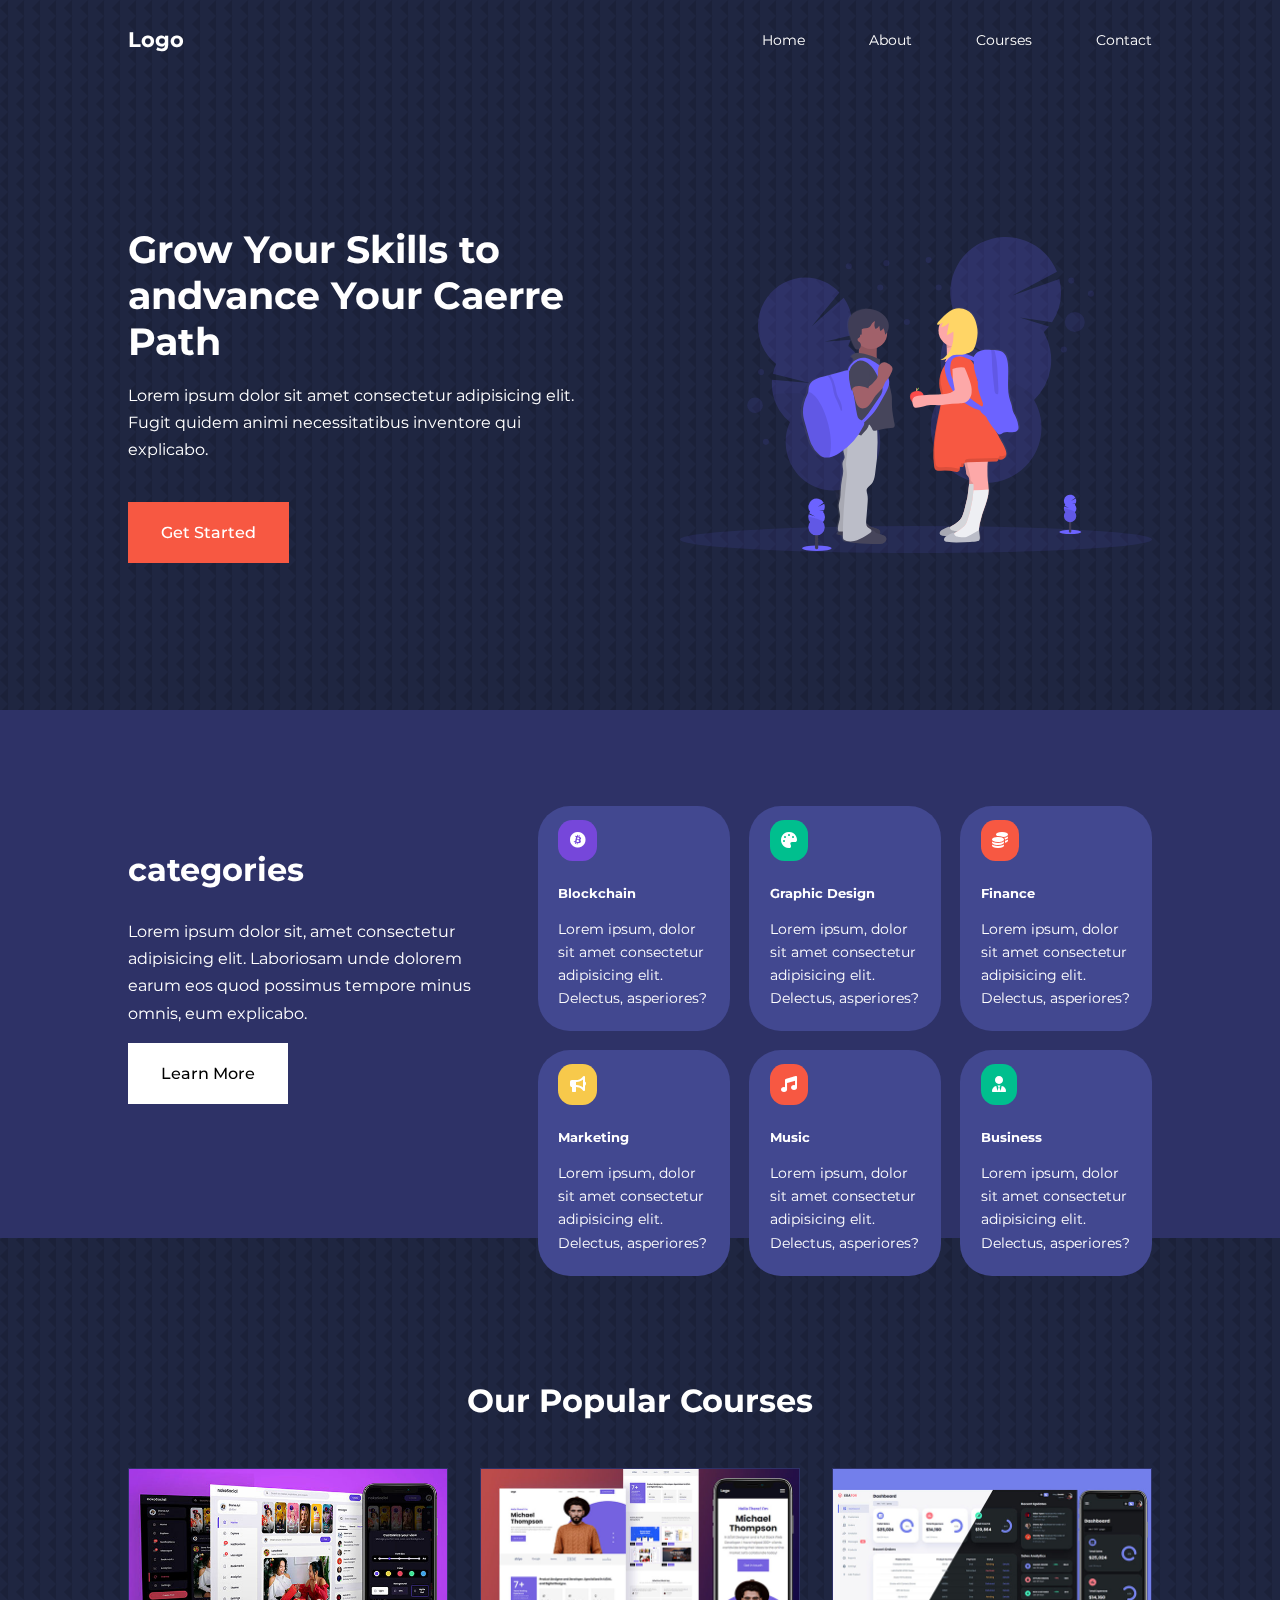
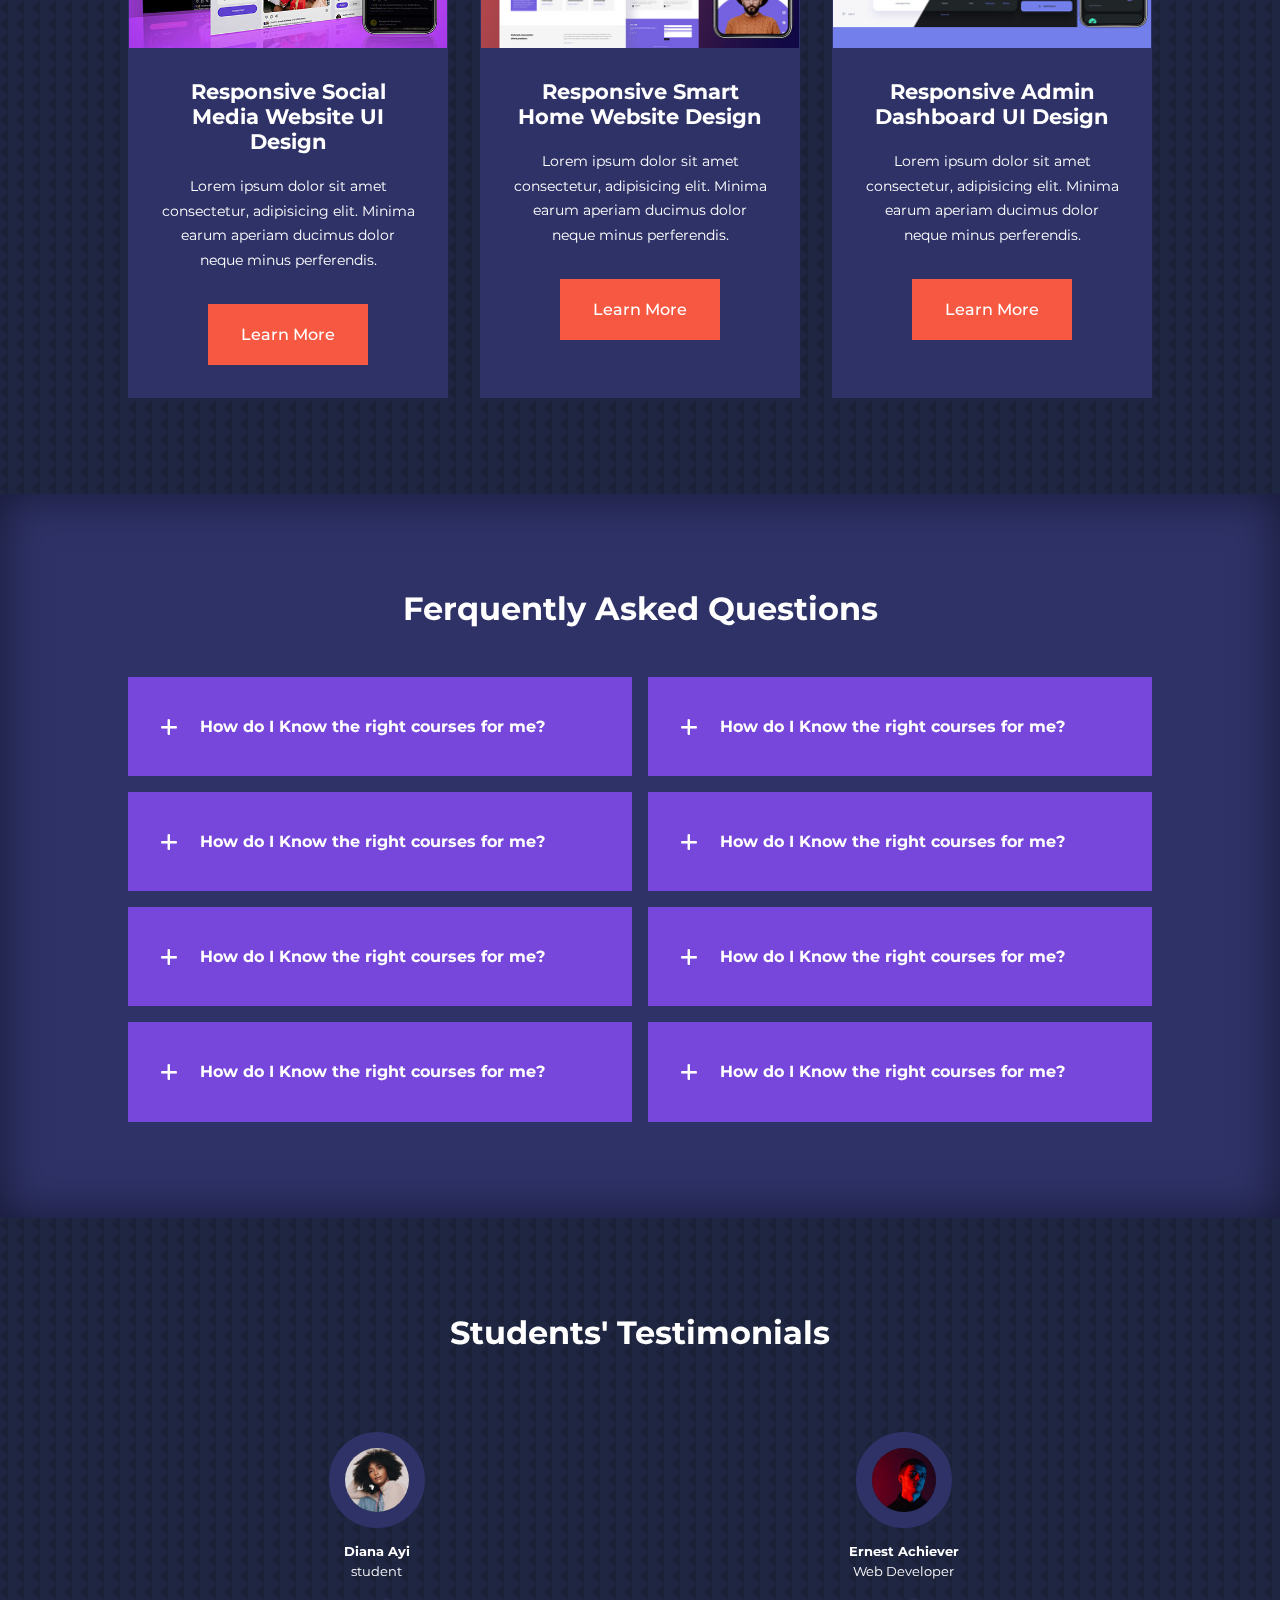
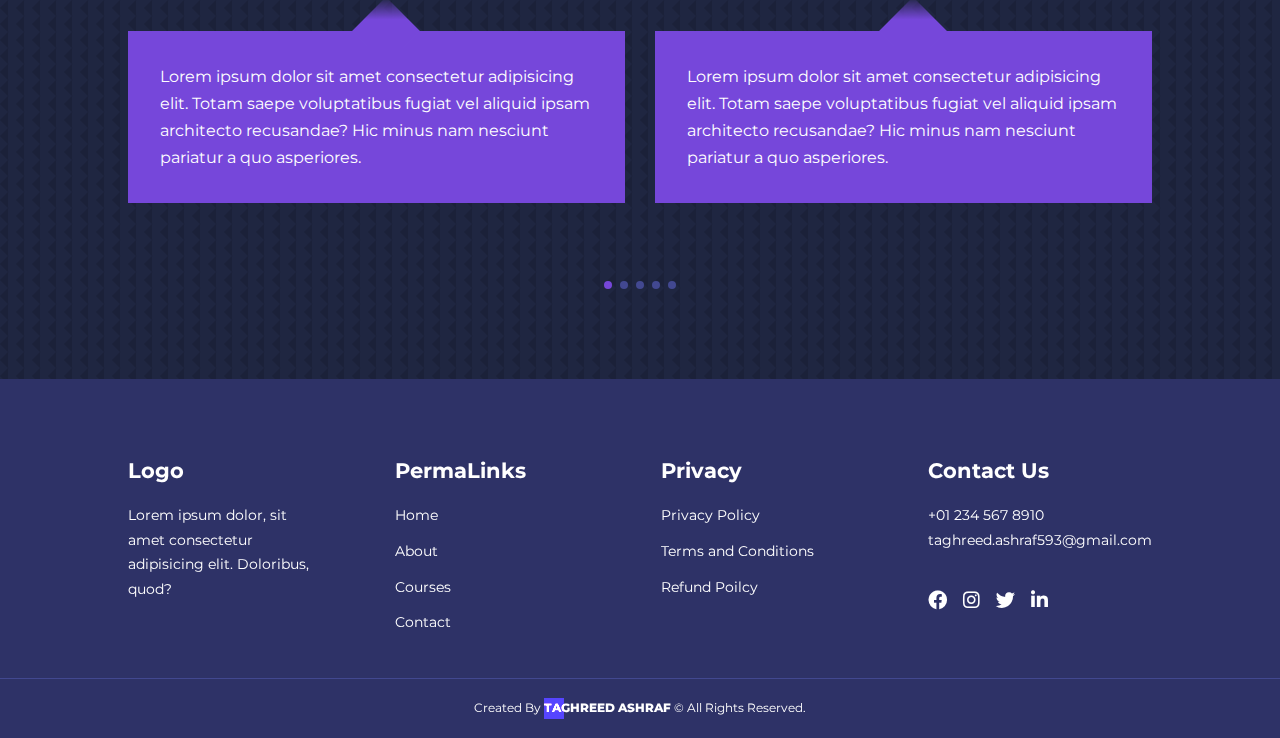
<file: index.html>
<html>
<head>

  <meta name="keywords" content=""> 
  <meta name="description" content="">  
  <meta name="author" content="Taghreed Ashraf"> 
  <meta name="viewport" content="width=device-width, initial-scale=1.0"> 
  <meta http-equiv="Content-Type" content="text/html;charset=UTF-8">

  <title>Eduction Website</title>

  <!-- Font Awesome -->
  <link rel="stylesheet" href="css/all.min.css">
  <!-- Google Fonts -->
  <link href="https://fonts.googleapis.com/css2?family=Montserrat:wght@300;400;500;600;700;800;900&display=swap" rel="stylesheet">
  <!-- Swiper js -->
  <link rel="stylesheet" href="https://cdn.jsdelivr.net/npm/swiper@8/swiper-bundle.min.css"/>
  <link rel="stylesheet" href="css/style.css">
</head>
<body>

  <!-- ========= Start navbar =============== -->
  <nav>
    <div class="container nav_container">
      <a href="index.html"><h4>Logo</h4> </a>
      <ul class="nav_menu">
        <li><a href="index.html">Home</a></li>
        <li><a href="about.html">About</a></li>
        <li><a href="courses.html">Courses</a></li>
        <li><a href="contact.html">Contact</a></li>
      </ul>
      <button id="open-menu-tap"><i class="fa-solid fa-bars"></i></button>
      <button id="close-menu-tap"><i class="fa-solid fa-xmark"></i></button>
    </div>
  </nav>
    <!-- ========= End navbar =============== -->

    <!-- ========= start Header =============== -->
    <header>
      <div class="container header_container">
        <div class="header_left">
          <h1>Grow Your Skills to andvance Your Caerre Path</h1>
          <p>
            Lorem ipsum dolor sit amet consectetur adipisicing elit. Fugit quidem animi necessitatibus inventore qui explicabo.
          </p>
          <a href="courses.html" class="btn btn-primary">Get Started</a>
        </div>
        <div class="header_right">
          <div class="header_right_img">
            <img src="image/header.svg" alt="header">
          </div>
        </div>

      </div>
    </header>
    <!-- ========= End Header =============== -->

    <!-- ============= Start Categories ============= -->
    <section class="categories">
      <div class="container categories_container">
        <div class="categories_left">
          <h2>categories</h2>
          <p>
            Lorem ipsum dolor sit, amet consectetur adipisicing elit. Laboriosam unde dolorem earum eos quod possimus tempore minus omnis, eum explicabo.
          </p>
          <a href="" class="btn">Learn More</a>
        </div>
        <div class="categories_right">
          <article class="category">
            <span class="category_icon"><i class="fa-brands fa-bitcoin"></i></span>
            <h5>Blockchain</h5>
            <p>Lorem ipsum, dolor sit amet consectetur adipisicing elit. Delectus, asperiores?</p>
          </article>
          
          <article class="category">
            <span class="category_icon"><i class="fa-solid fa-palette"></i></span>
            <h5>Graphic Design</h5>
            <p>Lorem ipsum, dolor sit amet consectetur adipisicing elit. Delectus, asperiores?</p>
          </article>
          
          <article class="category">
            <span class="category_icon"><i class="fa-solid fa-coins"></i></span>
            <h5>Finance</h5>
            <p>Lorem ipsum, dolor sit amet consectetur adipisicing elit. Delectus, asperiores?</p>
          </article>

          <article class="category">
            <span class="category_icon"><i class="fa-solid fa-bullhorn"></i></i></span>
            <h5>Marketing</h5>
            <p>Lorem ipsum, dolor sit amet consectetur adipisicing elit. Delectus, asperiores?</p>
          </article>

          <article class="category">
            <span class="category_icon"><i class="fa-solid fa-music"></i></span>
            <h5>Music</h5>
            <p>Lorem ipsum, dolor sit amet consectetur adipisicing elit. Delectus, asperiores?</p>
          </article>

          <article class="category">
            <span class="category_icon"><i class="fa-solid fa-user-tie"></i></span>
            <h5>Business</h5>
            <p>Lorem ipsum, dolor sit amet consectetur adipisicing elit. Delectus, asperiores?</p>
          </article>
        </div>
      </div>
    </section>
    <!-- ============= Start Categories ============= -->

    <!-- ============== Start Courses ================ -->
    <section class="courses">
      <h2>Our Popular Courses</h2>
      <div class="container courses_container">
        <article class="course">
          <div class="course-img">
            <img src="image/course1.jpg" alt="">
          </div>
          <div class="course_info">
            <h4>Responsive Social Media Website UI Design</h4>
          <p>Lorem ipsum dolor sit amet consectetur, adipisicing elit. Minima earum aperiam ducimus dolor neque minus perferendis.</p>
          <a href="courses.html" class="btn btn-primary">Learn More</a>
          </div>
        </article>

        <article class="course">
          <div class="course-img">
            <img src="image/course2.jpg" alt="">
          </div>
          <div class="course_info">
            <h4>Responsive Smart Home Website Design</h4>
            <p>Lorem ipsum dolor sit amet consectetur, adipisicing elit. Minima earum aperiam ducimus dolor neque minus perferendis.</p>
            <a href="courses.html" class="btn btn-primary">Learn More</a>
          </div>
        </article>

        <article class="course">
          <div class="course-img">
            <img src="image/course3.jpg" alt="">
          </div>
          <div class="course_info">
            <h4>Responsive Admin Dashboard UI Design</h4>
            <p>Lorem ipsum dolor sit amet consectetur, adipisicing elit. Minima earum aperiam ducimus dolor neque minus perferendis.</p>
            <a href="courses.html" class="btn btn-primary">Learn More</a>
          </div>
        </article>
      </div>
    </section>
    <!-- ============== End Courses ================ -->

    <!-- ============== Start FAQS ================ -->
    <section class="faqs">
      <h2>Ferquently Asked Questions</h2>
      <div class="container faqs_container">
        <article class="faq">
          <div class="faq_icon">
            <i class="fa-solid fa-plus"></i>
          </div>
          <div class="question_answer">
            <h4>How do I Know the right courses for me?</h4>
            <p>Lorem ipsum dolor, sit amet consectetur adipisicing elit. Blanditiis dolores corrupti quia laboriosam, excepturi vitae maxime totam animi beatae at dignissimos odio, quos inventore aspernatur voluptatum amet laudantium impedit? Culpa!</p>
          </div>
        </article>

        <article class="faq">
          <div class="faq_icon">
            <i class="fa-solid fa-plus"></i>
          </div>
          <div class="question_answer">
            <h4>How do I Know the right courses for me?</h4>
            <p>Lorem ipsum dolor, sit amet consectetur adipisicing elit. Blanditiis dolores corrupti quia laboriosam, excepturi vitae maxime totam animi beatae at dignissimos odio, quos inventore aspernatur voluptatum amet laudantium impedit? Culpa!</p>
          </div>
        </article>

        <article class="faq">
          <div class="faq_icon">
            <i class="fa-solid fa-plus"></i>
          </div>
          <div class="question_answer">
            <h4>How do I Know the right courses for me?</h4>
            <p>Lorem ipsum dolor, sit amet consectetur adipisicing elit. Blanditiis dolores corrupti quia laboriosam, excepturi vitae maxime totam animi beatae at dignissimos odio, quos inventore aspernatur voluptatum amet laudantium impedit? Culpa!</p>
          </div>
        </article>

        <article class="faq">
          <div class="faq_icon">
            <i class="fa-solid fa-plus"></i>
          </div>
          <div class="question_answer">
            <h4>How do I Know the right courses for me?</h4>
            <p>Lorem ipsum dolor, sit amet consectetur adipisicing elit. Blanditiis dolores corrupti quia laboriosam, excepturi vitae maxime totam animi beatae at dignissimos odio, quos inventore aspernatur voluptatum amet laudantium impedit? Culpa!</p>
          </div>
        </article>

        <article class="faq">
          <div class="faq_icon">
            <i class="fa-solid fa-plus"></i>
          </div>
          <div class="question_answer">
            <h4>How do I Know the right courses for me?</h4>
            <p>Lorem ipsum dolor, sit amet consectetur adipisicing elit. Blanditiis dolores corrupti quia laboriosam, excepturi vitae maxime totam animi beatae at dignissimos odio, quos inventore aspernatur voluptatum amet laudantium impedit? Culpa!</p>
          </div>
        </article>

        <article class="faq">
          <div class="faq_icon">
            <i class="fa-solid fa-plus"></i>
          </div>
          <div class="question_answer">
            <h4>How do I Know the right courses for me?</h4>
            <p>Lorem ipsum dolor, sit amet consectetur adipisicing elit. Blanditiis dolores corrupti quia laboriosam, excepturi vitae maxime totam animi beatae at dignissimos odio, quos inventore aspernatur voluptatum amet laudantium impedit? Culpa!</p>
          </div>
        </article>

        <article class="faq">
          <div class="faq_icon">
            <i class="fa-solid fa-plus"></i>
          </div>
          <div class="question_answer">
            <h4>How do I Know the right courses for me?</h4>
            <p>Lorem ipsum dolor, sit amet consectetur adipisicing elit. Blanditiis dolores corrupti quia laboriosam, excepturi vitae maxime totam animi beatae at dignissimos odio, quos inventore aspernatur voluptatum amet laudantium impedit? Culpa!</p>
          </div>
        </article>

        <article class="faq">
          <div class="faq_icon">
            <i class="fa-solid fa-plus"></i>
          </div>
          <div class="question_answer">
            <h4>How do I Know the right courses for me?</h4>
            <p>Lorem ipsum dolor, sit amet consectetur adipisicing elit. Blanditiis dolores corrupti quia laboriosam, excepturi vitae maxime totam animi beatae at dignissimos odio, quos inventore aspernatur voluptatum amet laudantium impedit? Culpa!</p>
          </div>
        </article>
      </div>
    </section>
    <!-- ============== End FAQS ================ -->


    <!-- ============== Start testimonials ================ -->
    <section class="container testimonials_container mySwiper">
      <h2>Students' Testimonials</h2>
      <div></div>
      <div class="swiper-wrapper">
        <article class="testimonial swiper-slide">
          <div class="avatar">
            <img src="image/avatar1.jpg" alt="">
          </div>
          <div class="testimonials_info">
            <h5>Diana Ayi</h5>
            <small>student</small>
          </div>
          <div class="testimonials_body">
            <p>Lorem ipsum dolor sit amet consectetur adipisicing elit. Totam saepe voluptatibus fugiat vel aliquid ipsam architecto recusandae? Hic minus nam nesciunt pariatur a quo asperiores.</p>
          </div>
        </article>

        <article class="testimonial swiper-slide">
          <div class="avatar">
            <img src="image/avatar2.jpg" alt="">
          </div>
          <div class="testimonials_info">
            <h5>Ernest Achiever</h5>
            <small>Web Developer</small>
          </div>
          <div class="testimonials_body">
            <p>Lorem ipsum dolor sit amet consectetur adipisicing elit. Totam saepe voluptatibus fugiat vel aliquid ipsam architecto recusandae? Hic minus nam nesciunt pariatur a quo asperiores.</p>
          </div>
        </article>

        <article class="testimonial swiper-slide">
          <div class="avatar">
            <img src="image/avatar3.jpg" alt="">
          </div>
          <div class="testimonials_info">
            <h5>Edem Quist</h5>
            <small>student</small>
          </div>
          <div class="testimonials_body">
            <p>Lorem ipsum dolor sit amet consectetur adipisicing elit. Totam saepe voluptatibus fugiat vel aliquid ipsam architecto recusandae? Hic minus nam nesciunt pariatur a quo asperiores.</p>
          </div>
        </article>

        <article class="testimonial swiper-slide">
          <div class="avatar">
            <img src="image/avatar4.jpg" alt="">
          </div>
          <div class="testimonials_info">
            <h5>Hajia Bintu</h5>
            <small>student</small>
          </div>
          <div class="testimonials_body">
            <p>Lorem ipsum dolor sit amet consectetur adipisicing elit. Totam saepe voluptatibus fugiat vel aliquid ipsam architecto recusandae? Hic minus nam nesciunt pariatur a quo asperiores.</p>
          </div>
        </article>

        <article class="testimonial swiper-slide">
          <div class="avatar">
            <img src="image/avatar5.jpg" alt="">
          </div>
          <div class="testimonials_info">
            <h5>Jane Doe</h5>
            <small>student</small>
          </div>
          <div class="testimonials_body">
            <p>Lorem ipsum dolor sit amet consectetur adipisicing elit. Totam saepe voluptatibus fugiat vel aliquid ipsam architecto recusandae? Hic minus nam nesciunt pariatur a quo asperiores.</p>
          </div>
        </article>
      </div>
      <div class="swiper-pagination"></div>
    </section>
    <!-- ============== End testimonials ================ -->

    <!-- ============== footer =================== -->

    <footer class="footer">
      <div class="container footer_container">
        <div class="footer_1">
          <a href="index.html" class="footer_logo"><h4>Logo</h4></a>
          <p>Lorem ipsum dolor, sit amet consectetur adipisicing elit. Doloribus, quod?</p>
        </div>

        <div class="footer_2">
          <h4>PermaLinks</h4>
          <ul class="permaLinks">
            <li><a href="about.html">Home</a></li>
            <li><a href="about.html">About</a></li>
            <li><a href="courses.html">Courses</a></li>
            <li><a href="courses.html">Contact</a></li>
          </ul>
        </div>

        <div class="footer_3">
          <h4>Privacy</h4>
          <ul class="privacy">
            <li><a href="">Privacy Policy</a></li>
            <li><a href="">Terms and Conditions</a></li>
            <li><a href="">Refund Poilcy</a></li>
          </ul>
        </div>

        <div class="footer_4">
          <h4>Contact Us</h4>
          <div>
            <p>+01 234 567 8910</p>
            <p>taghreed.ashraf593@gmail.com</p>
          </div>
          <ul class="footer_social">
            <li><a href=""><i class="fa-brands fa-facebook"></i></a></li>
            <li><a href=""><i class="fa-brands fa-instagram"></i></a></li>
            <li><a href=""><i class="fa-brands fa-twitter"></i></a></li>
            <li><a href=""><i class="fa-brands fa-linkedin-in"></i></a></li>
          </ul>
        </div>
      </div>
      
      <div class="footer_copyright">
        <small>Created By <span>TAGHREED ASHRAF</span> &copy; All Rights Reserved.</small>
      </div>
    </footer>

    <!-- button to top -->
    <button type="button" id="btnTop" class="btntop"><i class="fa-solid fa-arrow-up"></i></button>


  <script src="https://cdn.jsdelivr.net/npm/swiper@8/swiper-bundle.min.js"></script>
  <script src="js/main.js"></script>
</body>
</html>
</file>
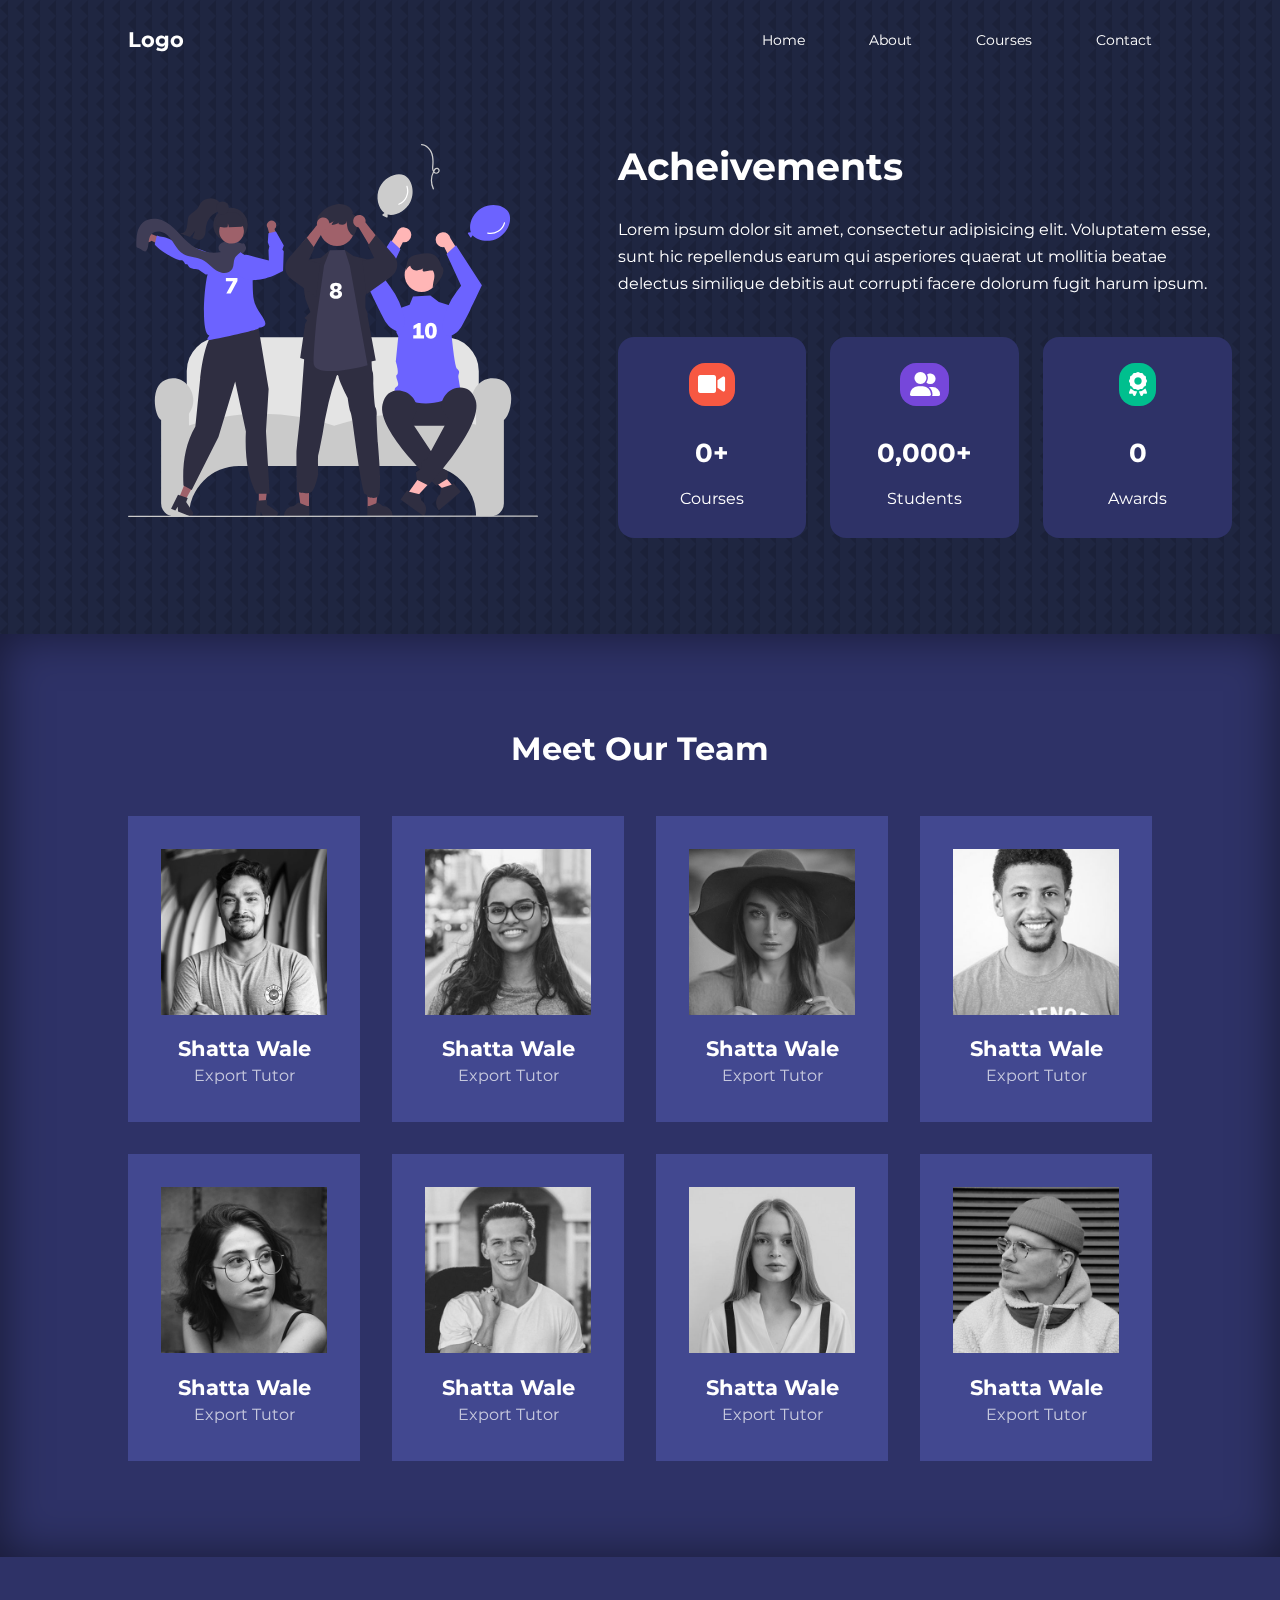
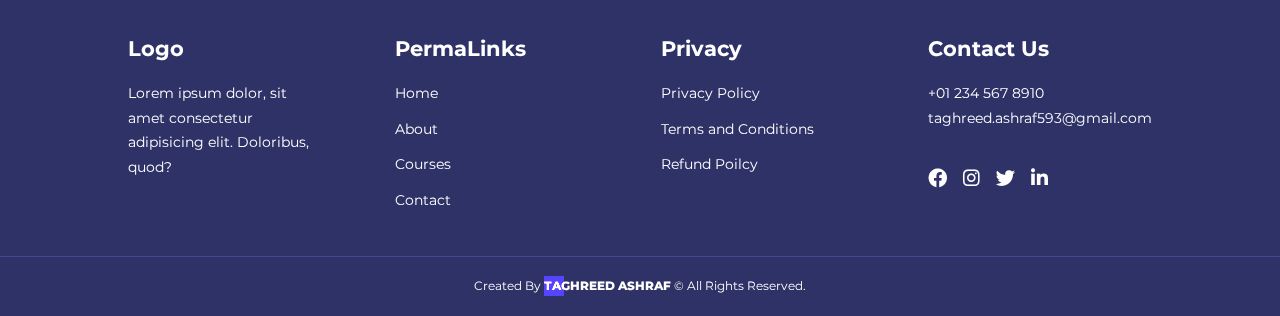
<file: about.html>
<html>
<head>

  <meta name="keywords" content=""> 
  <meta name="description" content="">  
  <meta name="author" content="Taghreed Ashraf"> 
  <meta name="viewport" content="width=device-width, initial-scale=1.0"> 
  <meta http-equiv="Content-Type" content="text/html;charset=UTF-8">

  <title>Eduction Website</title>

  <!-- Font Awesome -->
  <link rel="stylesheet" href="css/all.min.css">
  <!-- Google Fonts -->
  <link href="https://fonts.googleapis.com/css2?family=Montserrat:wght@300;400;500;600;700;800;900&display=swap" rel="stylesheet">
  <!-- Swiper js -->
  <link rel="stylesheet" href="https://cdn.jsdelivr.net/npm/swiper@8/swiper-bundle.min.css"/>
  <link rel="stylesheet" href="css/style.css">
  <link rel="stylesheet" href="css/about.css">
</head>
<body>

  <!-- ========= Start navbar =============== -->
  <nav>
    <div class="container nav_container">
      <a href="index.html"><h4>Logo</h4> </a>
      <ul class="nav_menu">
        <li><a href="index.html">Home</a></li>
        <li><a href="about.html">About</a></li>
        <li><a href="courses.html">Courses</a></li>
        <li><a href="contact.html">Contact</a></li>
      </ul>
      <button id="open-menu-tap"><i class="fa-solid fa-bars"></i></button>
      <button id="close-menu-tap"><i class="fa-solid fa-xmark"></i></button>
    </div>
  </nav>
    <!-- ========= End navbar =============== -->

  <!-- ============= Start Achevement ========= -->
  <section class="about_achievment">
    <div class="container about_achievment_container">
      <div class="about_achievment_left">
        <img src="image/about achievements.svg" alt="">
      </div>
      <div class="about_achievment_right">
        <h1>Acheivements</h1>
        <p>Lorem ipsum dolor sit amet, consectetur adipisicing elit. Voluptatem esse, sunt hic repellendus earum qui asperiores quaerat ut mollitia beatae delectus similique debitis aut corrupti facere dolorum fugit harum ipsum.</p>
        <div class="achievment_cards">
          <article class="achievment_card">
            <span class="achievment_icon">
              <i class="fa-solid fa-video"></i>
            </span>
            <h3><span class="itemcount" data-goal="350">0</span>+</h3>
            <p>Courses</p>
          </article>

          <article class="achievment_card">
            <span class="achievment_icon">
              <i class="fa-solid fa-user-group"></i>
            </span>
            <h3><span class="itemcount" data-goal="150">0</span>,000+</h3>
            <p>Students</p>
          </article>

          <article class="achievment_card">
            <span class="achievment_icon">
              <i class="fa-solid fa-award"></i>
            </span>
            <h3><span class="itemcount" data-goal="150">0</span></h3>
            <p>Awards</p>
          </article>
        </div>
      </div>
    </div>
  </section>
  <!-- ============= End Achevement ========= -->


  <!-- =============Start our team ========= -->
  <section class="team">
    <h2>Meet Our Team</h2>
    <div class="container team_container">

      <article class="team_member">
        <div class="member_img">
          <img src="image/tm1.jpg" alt="member1">
        </div>
        <div class="member_info">
          <h4>Shatta Wale</h4>
          <p>Export Tutor</p>
        </div>
        <div class="member_socail">
          <a href="http://instagram.com" target="_blank"><i class="fa-brands fa-instagram"></i></a>
          <a href="http://twitter.com" target="_blank"><i class="fa-brands fa-twitter"></i></a>
          <a href="http://linkedin.com" target="_blank"><i class="fa-brands fa-linkedin-in"></i></a>
        </div>
      </article>

      <article class="team_member">
        <div class="member_img">
          <img src="image/tm2.jpg" alt="member1">
        </div>
        <div class="member_info">
          <h4>Shatta Wale</h4>
          <p>Export Tutor</p>
        </div>
        <div class="member_socail">
          <a href="http://instagram.com" target="_blank"><i class="fa-brands fa-instagram"></i></a>
          <a href="http://twitter.com" target="_blank"><i class="fa-brands fa-twitter"></i></a>
          <a href="http://linkedin.com" target="_blank"><i class="fa-brands fa-linkedin-in"></i></a>
        </div>
      </article>

      <article class="team_member">
        <div class="member_img">
          <img src="image/tm3.jpg" alt="member1">
        </div>
        <div class="member_info">
          <h4>Shatta Wale</h4>
          <p>Export Tutor</p>
        </div>
        <div class="member_socail">
          <a href="http://instagram.com" target="_blank"><i class="fa-brands fa-instagram"></i></a>
          <a href="http://twitter.com" target="_blank"><i class="fa-brands fa-twitter"></i></a>
          <a href="http://linkedin.com" target="_blank"><i class="fa-brands fa-linkedin-in"></i></a>
        </div>
      </article>

      <article class="team_member">
        <div class="member_img">
          <img src="image/tm4.jpg" alt="member1">
        </div>
        <div class="member_info">
          <h4>Shatta Wale</h4>
          <p>Export Tutor</p>
        </div>
        <div class="member_socail">
          <a href="http://instagram.com" target="_blank"><i class="fa-brands fa-instagram"></i></a>
          <a href="http://twitter.com" target="_blank"><i class="fa-brands fa-twitter"></i></a>
          <a href="http://linkedin.com" target="_blank"><i class="fa-brands fa-linkedin-in"></i></a>
        </div>
      </article>

      <article class="team_member">
        <div class="member_img">
          <img src="image/tm5.jpg" alt="member1">
        </div>
        <div class="member_info">
          <h4>Shatta Wale</h4>
          <p>Export Tutor</p>
        </div>
        <div class="member_socail">
          <a href="http://instagram.com" target="_blank"><i class="fa-brands fa-instagram"></i></a>
          <a href="http://twitter.com" target="_blank"><i class="fa-brands fa-twitter"></i></a>
          <a href="http://linkedin.com" target="_blank"><i class="fa-brands fa-linkedin-in"></i></a>
        </div>
      </article>

      <article class="team_member">
        <div class="member_img">
          <img src="image/tm6.jpg" alt="member1">
        </div>
        <div class="member_info">
          <h4>Shatta Wale</h4>
          <p>Export Tutor</p>
        </div>
        <div class="member_socail">
          <a href="http://instagram.com" target="_blank"><i class="fa-brands fa-instagram"></i></a>
          <a href="http://twitter.com" target="_blank"><i class="fa-brands fa-twitter"></i></a>
          <a href="http://linkedin.com" target="_blank"><i class="fa-brands fa-linkedin-in"></i></a>
        </div>
      </article>

      <article class="team_member">
        <div class="member_img">
          <img src="image/tm7.jpg" alt="member1">
        </div>
        <div class="member_info">
          <h4>Shatta Wale</h4>
          <p>Export Tutor</p>
        </div>
        <div class="member_socail">
          <a href="http://instagram.com" target="_blank"><i class="fa-brands fa-instagram"></i></a>
          <a href="http://twitter.com" target="_blank"><i class="fa-brands fa-twitter"></i></a>
          <a href="http://linkedin.com" target="_blank"><i class="fa-brands fa-linkedin-in"></i></a>
        </div>
      </article>

      <article class="team_member">
        <div class="member_img">
          <img src="image/tm8.jpg" alt="member1">
        </div>
        <div class="member_info">
          <h4>Shatta Wale</h4>
          <p>Export Tutor</p>
        </div>
        <div class="member_socail">
          <a href="http://instagram.com" target="_blank"><i class="fa-brands fa-instagram"></i></a>
          <a href="http://twitter.com" target="_blank"><i class="fa-brands fa-twitter"></i></a>
          <a href="http://linkedin.com" target="_blank"><i class="fa-brands fa-linkedin-in"></i></a>
        </div>
      </article>

    </div>
  </section>
  <!-- ============= End our team ========= -->







    <!-- ============== footer =================== -->
    <footer class="footer">
      <div class="container footer_container">
        <div class="footer_1">
          <a href="index.html" class="footer_logo"><h4>Logo</h4></a>
          <p>Lorem ipsum dolor, sit amet consectetur adipisicing elit. Doloribus, quod?</p>
        </div>

        <div class="footer_2">
          <h4>PermaLinks</h4>
          <ul class="permaLinks">
            <li><a href="about.html">Home</a></li>
            <li><a href="about.html">About</a></li>
            <li><a href="courses.html">Courses</a></li>
            <li><a href="courses.html">Contact</a></li>
          </ul>
        </div>

        <div class="footer_3">
          <h4>Privacy</h4>
          <ul class="privacy">
            <li><a href="">Privacy Policy</a></li>
            <li><a href="">Terms and Conditions</a></li>
            <li><a href="">Refund Poilcy</a></li>
          </ul>
        </div>

        <div class="footer_4">
          <h4>Contact Us</h4>
          <div>
            <p>+01 234 567 8910</p>
            <p>taghreed.ashraf593@gmail.com</p>
          </div>
          <ul class="footer_social">
            <li><a href=""><i class="fa-brands fa-facebook"></i></a></li>
            <li><a href=""><i class="fa-brands fa-instagram"></i></a></li>
            <li><a href=""><i class="fa-brands fa-twitter"></i></a></li>
            <li><a href=""><i class="fa-brands fa-linkedin-in"></i></a></li>
          </ul>
        </div>
      </div>
      
      <div class="footer_copyright">
        <small>Created By <span>TAGHREED ASHRAF</span> &copy; All Rights Reserved.</small>
      </div>
    </footer>

        <!-- button to top -->
        <button type="button" id="btnTop" class="btntop"><i class="fa-solid fa-arrow-up"></i></button>


  <script src="js/main.js"></script>
  <script src="js/about.js"></script>
</body>
</html>
</file>
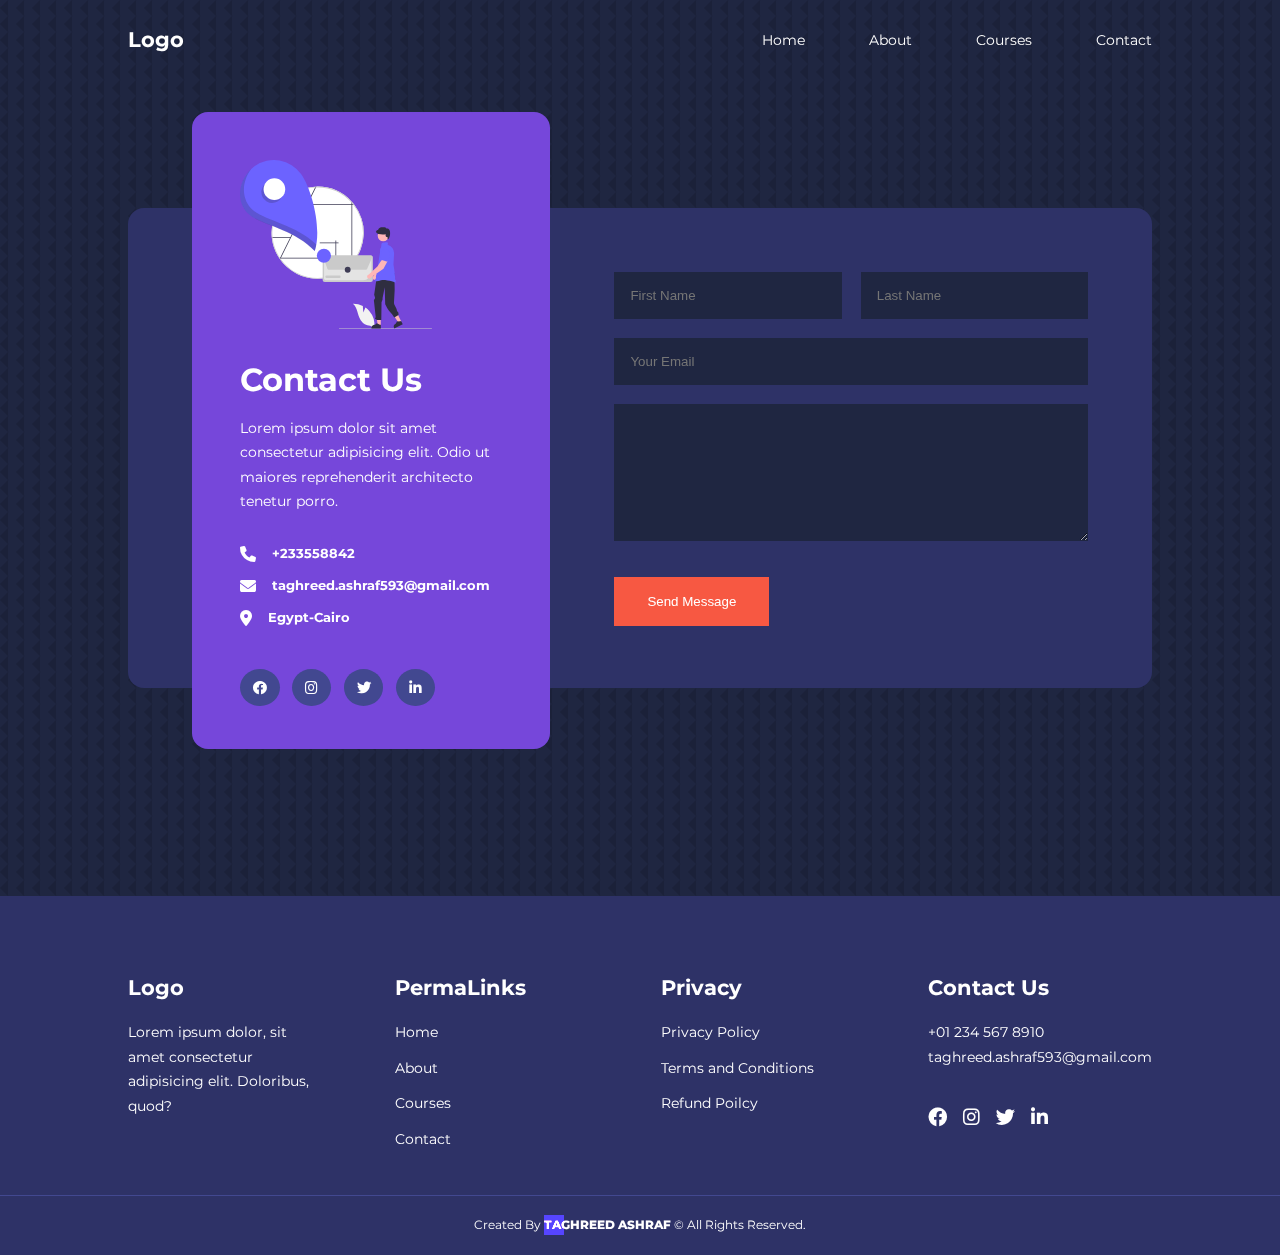
<file: contact.html>
<html>
<head>

  <meta name="keywords" content=""> 
  <meta name="description" content="">  
  <meta name="author" content="Taghreed Ashraf"> 
  <meta name="viewport" content="width=device-width, initial-scale=1.0"> 
  <meta http-equiv="Content-Type" content="text/html;charset=UTF-8">

  <title>Eduction Website</title>

  <!-- Font Awesome -->
  <link rel="stylesheet" href="css/all.min.css">
  <!-- Google Fonts -->
  <link href="https://fonts.googleapis.com/css2?family=Montserrat:wght@300;400;500;600;700;800;900&display=swap" rel="stylesheet">
  <!-- Swiper js -->
  <link rel="stylesheet" href="https://cdn.jsdelivr.net/npm/swiper@8/swiper-bundle.min.css"/>
  <link rel="stylesheet" href="css/style.css">
  <link rel="stylesheet" href="css/contact.css">
</head>
<body>

  <!-- ========= Start navbar =============== -->
  <nav>
    <div class="container nav_container">
      <a href="index.html"><h4>Logo</h4> </a>
      <ul class="nav_menu">
        <li><a href="index.html">Home</a></li>
        <li><a href="about.html">About</a></li>
        <li><a href="courses.html">Courses</a></li>
        <li><a href="contact.html">Contact</a></li>
      </ul>
      <button id="open-menu-tap"><i class="fa-solid fa-bars"></i></button>
      <button id="close-menu-tap"><i class="fa-solid fa-xmark"></i></button>
    </div>
  </nav>
    <!-- ========= End navbar =================== -->

    <section class="contact">
      <div class="container contact_container">
        <aside class="contac_aside">
          <div class="aside_image">
            <img src="image/contact.svg" alt="">
          </div>
          <h2>Contact Us</h2>
          <p>Lorem ipsum dolor sit amet consectetur adipisicing elit. Odio ut maiores reprehenderit architecto tenetur porro.</p>
          <ul class="contact_details">
            <li>
              <i class="fa-solid fa-phone"></i>
              <h5>+233558842</h5>
            </li>
            <li>
              <i class="fa-solid fa-envelope"></i>
              <h5>taghreed.ashraf593@gmail.com</h5>
            </li>
            <li>
              <i class="fa-solid fa-location-dot"></i>
              <h5>Egypt-Cairo</h5>
            </li>
          </ul>
          <ul class="contact_socail">
            <li> <a href="http://facebook.com" target="_blank"><i class="fa-brands fa-facebook"></i></a></li>
            <li> <a href="http://instagram.com" target="_blank"><i class="fa-brands fa-instagram"></i></a></li>
            <li> <a href="http://twitter.com" target="_blank"><i class="fa-brands fa-twitter"></i></a></li>
            <li> <a href="http://linkedin.com" target="_blank"><i class="fa-brands fa-linkedin-in"></i></a></li>
          </ul>
        </aside>


        <form action="https://formspree.io/f/xnqrqvob" method="POST" class="contact_form">
          <div class="form_name">
            <input type="text" name="first Name" placeholder="First Name " required>
            <input type="text" name="last Name" placeholder="Last Name" required>
          </div>
          <input type="email" name="email Address" placeholder="Your Email" required>
          <textarea name="message" rows="7" required></textarea>
          <button type="submit" class="btn btn-primary">Send Message</button>
        </form>

      </div>
    </section>


    <!-- ============== footer =================== -->
    <footer class="footer">
      <div class="container footer_container">
        <div class="footer_1">
          <a href="index.html" class="footer_logo"><h4>Logo</h4></a>
          <p>Lorem ipsum dolor, sit amet consectetur adipisicing elit. Doloribus, quod?</p>
        </div>

        <div class="footer_2">
          <h4>PermaLinks</h4>
          <ul class="permaLinks">
            <li><a href="about.html">Home</a></li>
            <li><a href="about.html">About</a></li>
            <li><a href="courses.html">Courses</a></li>
            <li><a href="courses.html">Contact</a></li>
          </ul>
        </div>

        <div class="footer_3">
          <h4>Privacy</h4>
          <ul class="privacy">
            <li><a href="">Privacy Policy</a></li>
            <li><a href="">Terms and Conditions</a></li>
            <li><a href="">Refund Poilcy</a></li>
          </ul>
        </div>

        <div class="footer_4">
          <h4>Contact Us</h4>
          <div>
            <p>+01 234 567 8910</p>
            <p>taghreed.ashraf593@gmail.com</p>
          </div>
          <ul class="footer_social">
            <li><a href=""><i class="fa-brands fa-facebook"></i></a></li>
            <li><a href=""><i class="fa-brands fa-instagram"></i></a></li>
            <li><a href=""><i class="fa-brands fa-twitter"></i></a></li>
            <li><a href=""><i class="fa-brands fa-linkedin-in"></i></a></li>
          </ul>
        </div>
      </div>
      
      <div class="footer_copyright">
        <small>Created By <span>TAGHREED ASHRAF</span> &copy; All Rights Reserved.</small>
      </div>
    </footer>

        <!-- button to top -->
        <button type="button" id="btnTop" class="btntop"><i class="fa-solid fa-arrow-up"></i></button>


  <script src="js/main.js"></script>
</body>
</html>
</file>
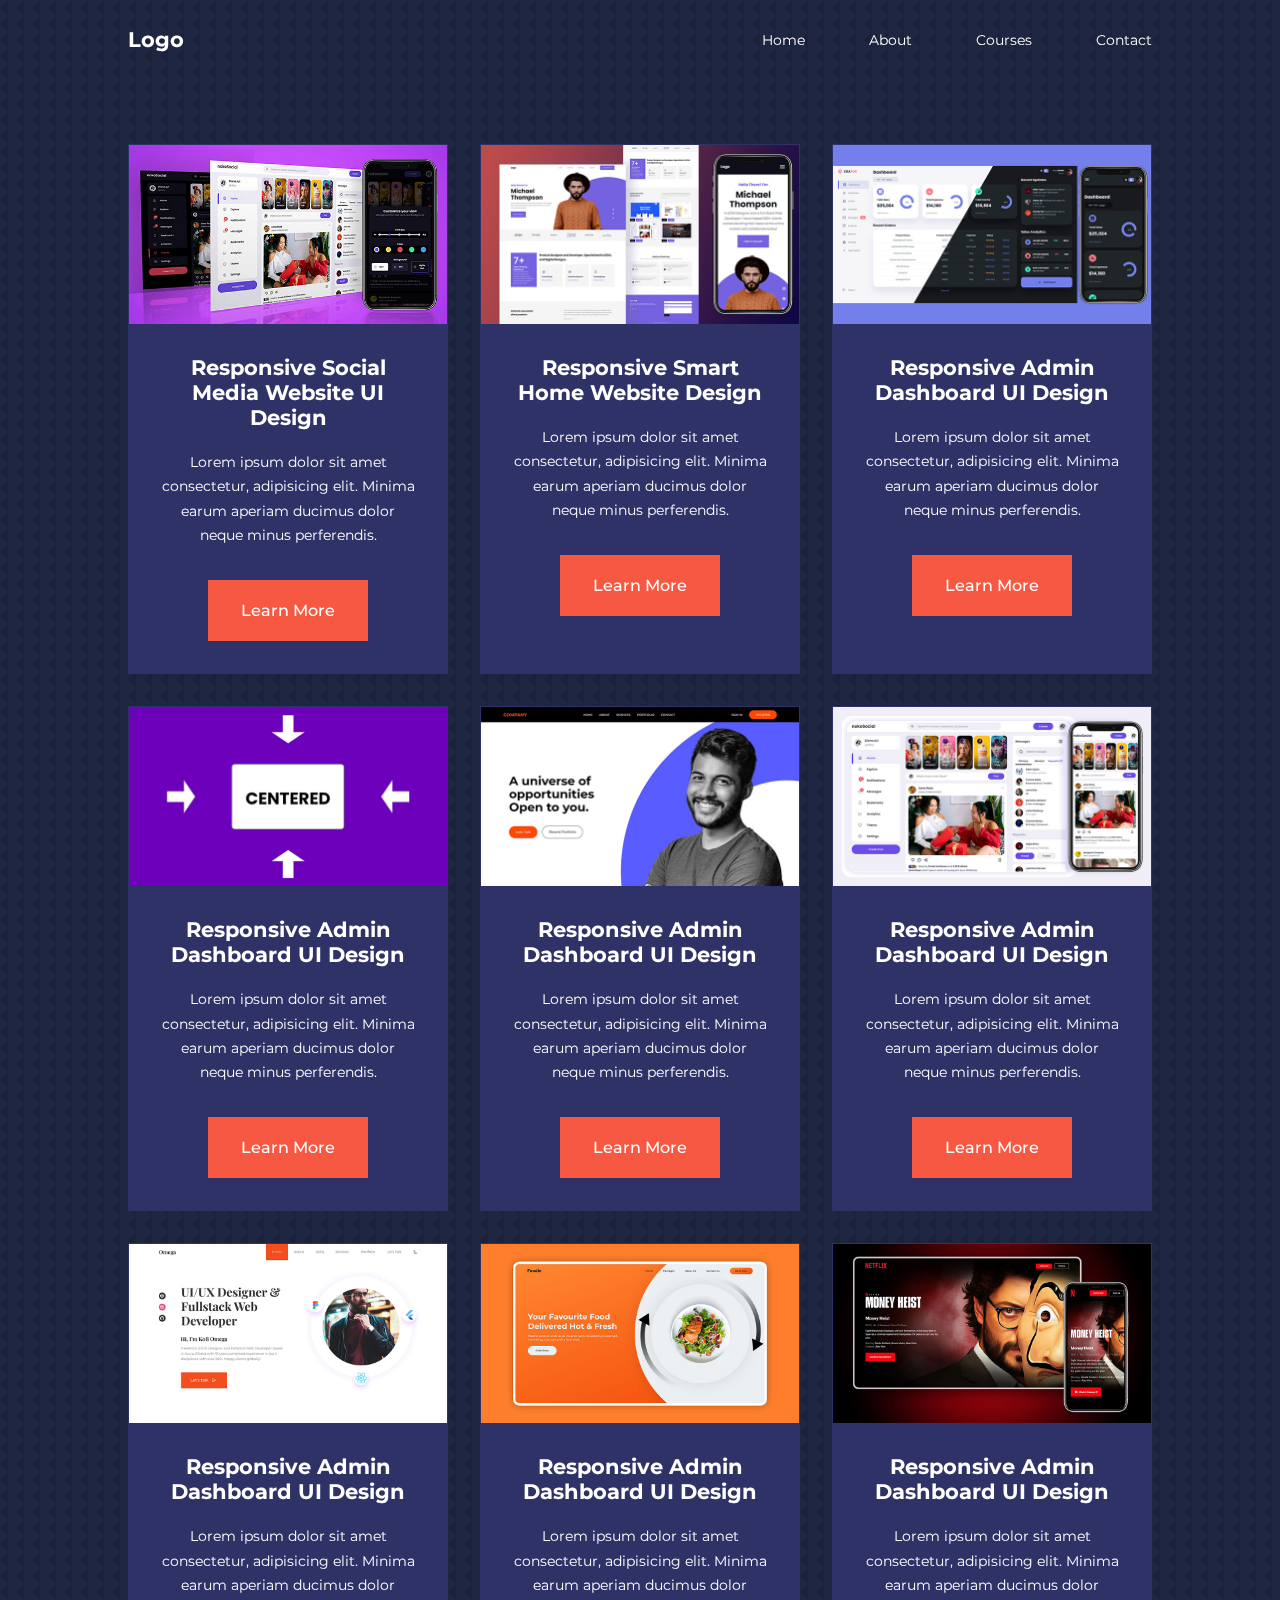
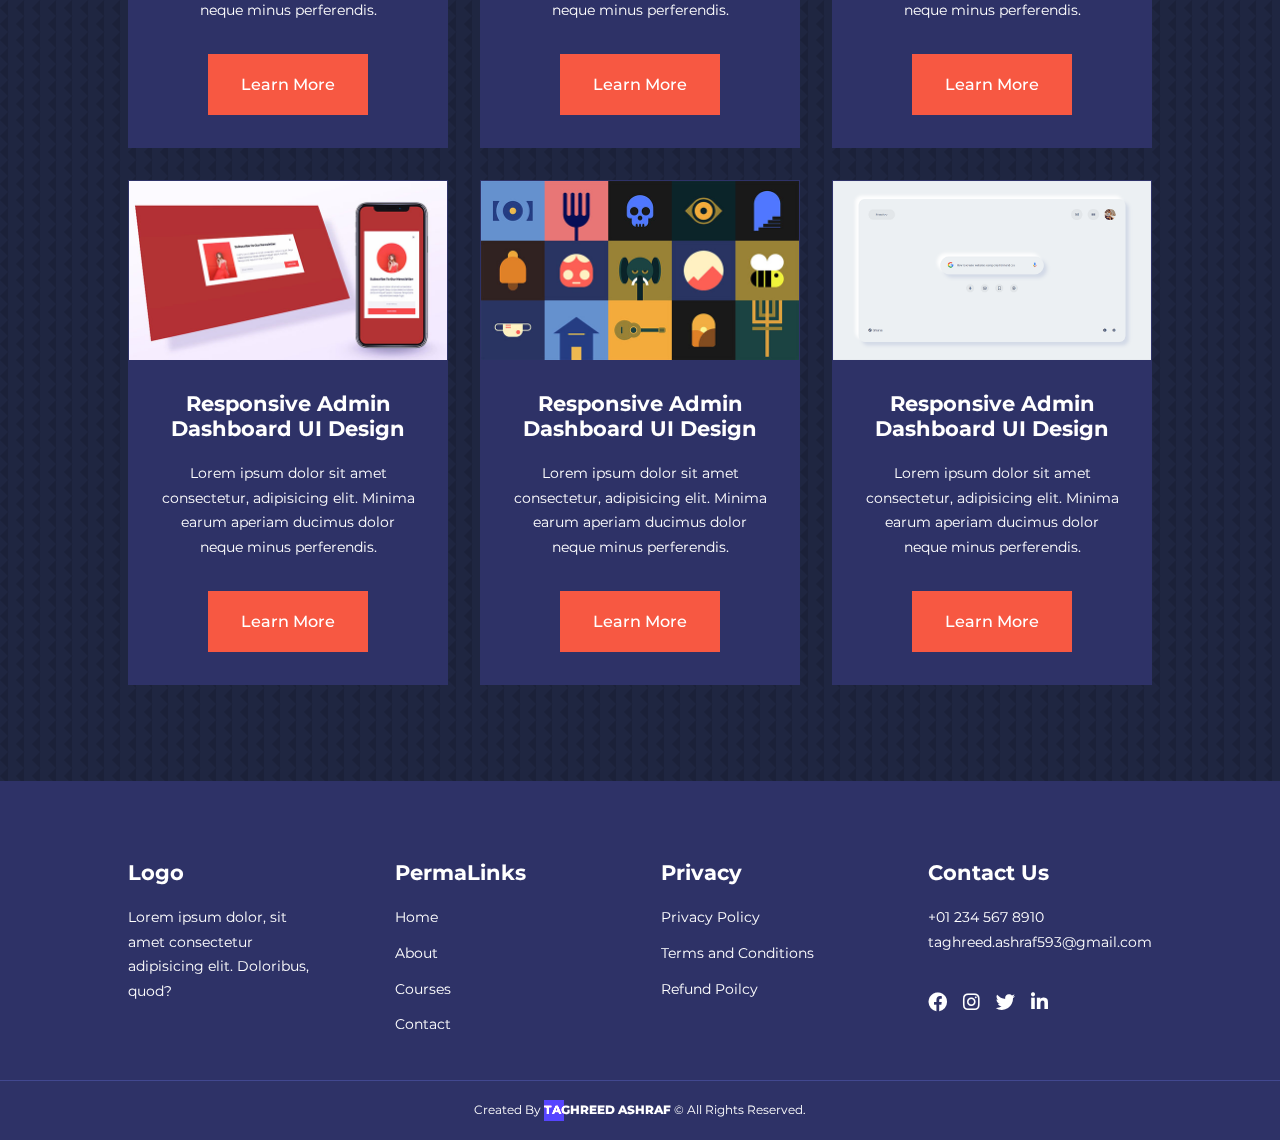
<file: courses.html>
<html>
<head>

  <meta name="keywords" content=""> 
  <meta name="description" content="">  
  <meta name="author" content="Taghreed Ashraf"> 
  <meta name="viewport" content="width=device-width, initial-scale=1.0"> 
  <meta http-equiv="Content-Type" content="text/html;charset=UTF-8">

  <title>Eduction Website</title>

  <!-- Font Awesome -->
  <link rel="stylesheet" href="css/all.min.css">
  <!-- Google Fonts -->
  <link href="https://fonts.googleapis.com/css2?family=Montserrat:wght@300;400;500;600;700;800;900&display=swap" rel="stylesheet">
  <!-- Swiper js -->
  <link rel="stylesheet" href="https://cdn.jsdelivr.net/npm/swiper@8/swiper-bundle.min.css"/>
  <link rel="stylesheet" href="css/style.css">
</head>
<body>

  <!-- ========= Start navbar =============== -->
  <nav>
    <div class="container nav_container">
      <a href="index.html"><h4>Logo</h4> </a>
      <ul class="nav_menu">
        <li><a href="index.html">Home</a></li>
        <li><a href="about.html">About</a></li>
        <li><a href="courses.html">Courses</a></li>
        <li><a href="contact.html">Contact</a></li>
      </ul>
      <button id="open-menu-tap"><i class="fa-solid fa-bars"></i></button>
      <button id="close-menu-tap"><i class="fa-solid fa-xmark"></i></button>
    </div>
  </nav>
    <!-- ========= End navbar =============== -->

    <!-- ============== Start Courses ================ -->
    <section class="courses">
      <div class="container courses_container">

        <article class="course">
          <div class="course-img">
            <img src="image/course1.jpg" alt="">
          </div>
          <div class="course_info">
            <h4>Responsive Social Media Website UI Design</h4>
          <p>Lorem ipsum dolor sit amet consectetur, adipisicing elit. Minima earum aperiam ducimus dolor neque minus perferendis.</p>
          <a href="courses.html" class="btn btn-primary">Learn More</a>
          </div>
        </article>

        <article class="course">
          <div class="course-img">
            <img src="image/course2.jpg" alt="">
          </div>
          <div class="course_info">
            <h4>Responsive Smart Home Website Design</h4>
            <p>Lorem ipsum dolor sit amet consectetur, adipisicing elit. Minima earum aperiam ducimus dolor neque minus perferendis.</p>
            <a href="courses.html" class="btn btn-primary">Learn More</a>
          </div>
        </article>

        <article class="course">
          <div class="course-img">
            <img src="image/course3.jpg" alt="">
          </div>
          <div class="course_info">
            <h4>Responsive Admin Dashboard UI Design</h4>
            <p>Lorem ipsum dolor sit amet consectetur, adipisicing elit. Minima earum aperiam ducimus dolor neque minus perferendis.</p>
            <a href="courses.html" class="btn btn-primary">Learn More</a>
          </div>
        </article>

        <article class="course">
          <div class="course-img">
            <img src="image/course4.jpg" alt="">
          </div>
          <div class="course_info">
            <h4>Responsive Admin Dashboard UI Design</h4>
            <p>Lorem ipsum dolor sit amet consectetur, adipisicing elit. Minima earum aperiam ducimus dolor neque minus perferendis.</p>
            <a href="courses.html" class="btn btn-primary">Learn More</a>
          </div>
        </article>

        <article class="course">
          <div class="course-img">
            <img src="image/course5.jpg" alt="">
          </div>
          <div class="course_info">
            <h4>Responsive Admin Dashboard UI Design</h4>
            <p>Lorem ipsum dolor sit amet consectetur, adipisicing elit. Minima earum aperiam ducimus dolor neque minus perferendis.</p>
            <a href="courses.html" class="btn btn-primary">Learn More</a>
          </div>
        </article>

        <article class="course">
          <div class="course-img">
            <img src="image/course6.jpg" alt="">
          </div>
          <div class="course_info">
            <h4>Responsive Admin Dashboard UI Design</h4>
            <p>Lorem ipsum dolor sit amet consectetur, adipisicing elit. Minima earum aperiam ducimus dolor neque minus perferendis.</p>
            <a href="courses.html" class="btn btn-primary">Learn More</a>
          </div>
        </article>

        <article class="course">
          <div class="course-img">
            <img src="image/course7.jpg" alt="">
          </div>
          <div class="course_info">
            <h4>Responsive Admin Dashboard UI Design</h4>
            <p>Lorem ipsum dolor sit amet consectetur, adipisicing elit. Minima earum aperiam ducimus dolor neque minus perferendis.</p>
            <a href="courses.html" class="btn btn-primary">Learn More</a>
          </div>
        </article>

        <article class="course">
          <div class="course-img">
            <img src="image/course8.jpg" alt="">
          </div>
          <div class="course_info">
            <h4>Responsive Admin Dashboard UI Design</h4>
            <p>Lorem ipsum dolor sit amet consectetur, adipisicing elit. Minima earum aperiam ducimus dolor neque minus perferendis.</p>
            <a href="courses.html" class="btn btn-primary">Learn More</a>
          </div>
        </article>

        <article class="course">
          <div class="course-img">
            <img src="image/course9.jpg" alt="">
          </div>
          <div class="course_info">
            <h4>Responsive Admin Dashboard UI Design</h4>
            <p>Lorem ipsum dolor sit amet consectetur, adipisicing elit. Minima earum aperiam ducimus dolor neque minus perferendis.</p>
            <a href="courses.html" class="btn btn-primary">Learn More</a>
          </div>
        </article>

        <article class="course">
          <div class="course-img">
            <img src="image/course10.jpg" alt="">
          </div>
          <div class="course_info">
            <h4>Responsive Admin Dashboard UI Design</h4>
            <p>Lorem ipsum dolor sit amet consectetur, adipisicing elit. Minima earum aperiam ducimus dolor neque minus perferendis.</p>
            <a href="courses.html" class="btn btn-primary">Learn More</a>
          </div>
        </article>

        <article class="course">
          <div class="course-img">
            <img src="image/course11.jpg" alt="">
          </div>
          <div class="course_info">
            <h4>Responsive Admin Dashboard UI Design</h4>
            <p>Lorem ipsum dolor sit amet consectetur, adipisicing elit. Minima earum aperiam ducimus dolor neque minus perferendis.</p>
            <a href="courses.html" class="btn btn-primary">Learn More</a>
          </div>
        </article>

        <article class="course">
          <div class="course-img">
            <img src="image/course12.jpg" alt="">
          </div>
          <div class="course_info">
            <h4>Responsive Admin Dashboard UI Design</h4>
            <p>Lorem ipsum dolor sit amet consectetur, adipisicing elit. Minima earum aperiam ducimus dolor neque minus perferendis.</p>
            <a href="courses.html" class="btn btn-primary">Learn More</a>
          </div>
        </article>
      </div>
    </section>
    <!-- ============== End Courses ================ -->


    <!-- ============== footer =================== -->

    <footer class="footer">
      <div class="container footer_container">
        <div class="footer_1">
          <a href="index.html" class="footer_logo"><h4>Logo</h4></a>
          <p>Lorem ipsum dolor, sit amet consectetur adipisicing elit. Doloribus, quod?</p>
        </div>

        <div class="footer_2">
          <h4>PermaLinks</h4>
          <ul class="permaLinks">
            <li><a href="about.html">Home</a></li>
            <li><a href="about.html">About</a></li>
            <li><a href="courses.html">Courses</a></li>
            <li><a href="courses.html">Contact</a></li>
          </ul>
        </div>

        <div class="footer_3">
          <h4>Privacy</h4>
          <ul class="privacy">
            <li><a href="">Privacy Policy</a></li>
            <li><a href="">Terms and Conditions</a></li>
            <li><a href="">Refund Poilcy</a></li>
          </ul>
        </div>

        <div class="footer_4">
          <h4>Contact Us</h4>
          <div>
            <p>+01 234 567 8910</p>
            <p>taghreed.ashraf593@gmail.com</p>
          </div>
          <ul class="footer_social">
            <li><a href=""><i class="fa-brands fa-facebook"></i></a></li>
            <li><a href=""><i class="fa-brands fa-instagram"></i></a></li>
            <li><a href=""><i class="fa-brands fa-twitter"></i></a></li>
            <li><a href=""><i class="fa-brands fa-linkedin-in"></i></a></li>
          </ul>
        </div>
      </div>
      
      <div class="footer_copyright">
        <small>Created By <span>TAGHREED ASHRAF</span> &copy; All Rights Reserved.</small>
      </div>
    </footer>

        <!-- button to top -->
        <button type="button" id="btnTop" class="btntop"><i class="fa-solid fa-arrow-up"></i></button>


  <script src="js/main.js"></script>
</body>
</html>
</file>
<file: css/style.css>
*{
  margin: 0;
  padding: 0;
  border: 0;
  outline: 0;
  text-decoration: none;
  list-style: none;
  box-sizing: border-box;
}

:root {
  --color-primary :#7647da;
  --color-sucess : #00bf8e;
  --color-warning : #f7c94b;
  --color-danger : #f75842;
  --color-danger-var : rgba(247,88,66,0.4);
  --color-white : #fff;
  --color-light : rgba(255,255,255,0.7);
  --color-black : #000;
  --color-bg : #1f2641;
  --color-bg1 : #2e3267;
  --color-bg2 : #424890;

  --container-width-lg:80%;
  --container-width-md:90%;
  --container-width-sm:94%;

  --transition :all 400ms ease;
}

html {
  scroll-behavior: smooth;
}

/*====== scroll style =====*/
::-webkit-scrollbar {
  width: 1rem;
}
::-webkit-scrollbar-track {
  background-color: var(--color-bg2);
}
::-webkit-scrollbar-thumb {
  background-color: var(--color-primary);
  border-radius: 2rem;
}

body {
  background-image: url(../image/bg-texture.png);
  font-family: 'Montserrat', sans-serif;
  line-height: 1.7;
  color: var(--color-white);
  background-color: var(--color-bg);
}

.container {
  width: var(--container-width-lg);
  margin: 0 auto;
}

section {
  padding: 6rem 0;
}

section h2 {
  text-align: center;
  margin-bottom: 3rem;
}

h1,
h2,
h3,
h4,
h5 {
  line-height: 1.2;
}

h1 {
  font-size: 2.4rem;
}

h2 {
  font-size: 2rem;
}

h3 {
  font-size: 1.6rem;
}

h4 {
  font-size: 1.3rem;
}

a {
  color: var(--color-white);
}

img {
  width: 100%;
  display: block;
  object-fit: cover;
}

.btn {
  display: inline-block;
  background-color: var(--color-white);
  color: var(--color-black);
  padding: 1rem 2rem;
  border: 1px solid transparent;
  font-weight: 500;
  transition: var(--transition);
}

.btn:hover {
  background-color: transparent;
  color: var(--color-white);
  border-color: var(--color-white);
}

.btn-primary {
  background-color: var(--color-danger);
  color: var(--color-white);
}

/* ============ button to top ============ */
.btntop {
  position: fixed;
  bottom: 10px;
  right: 10px;
  cursor: pointer;
  padding: 0.4rem 0.8rem;
  border-radius: 50%;
  background-color: var(--color-bg2);
  color: var(--color-danger);
  font-size: 1.4rem;
  display: none;
  transition: var(--transition);
}
.btntop:hover {
  transform: scale(1.1);
  box-shadow: 0 0 2rem rgba(0, 0, 0, 0.3);
}


/* ============== NavBar ============= */
nav {
  background-color: transparent;
  width: 100vw;
  height: 5rem;
  position: fixed;
  top: 0;
  z-index: 13;
}

.nav_container {
  height: 100%;
  display: flex;
  justify-content: space-between;
  align-items: center;
}

nav button {
  display: none;
}

.nav_menu {
  display: flex;
  align-items: center;
  gap: 4rem;
}

.nav_menu a {
  font-size: 0.9rem;
  transition: var(--transition);
}

.nav_menu a:hover {
  color: var(--color-bg2);
}

/* === change style navbar on scroll js === */
.window-scroll {
  background-color: var(--color-primary);
  box-shadow: 0 1rem 2rem rgba(0, 0, 0, 0.2);
  transition: all 1s;
}

/* =============== Header ===============  */
header {
  position: relative;
  top: 5rem;
  overflow: hidden;
  height: 70vh;
  margin-bottom: 5rem;
}

.header_container {
  display: grid;
  grid-template-columns: 1fr 1fr;
  align-items: center;
  gap: 5rem;
  height: 100%;
}

.header_left p {
  margin: 1rem 0 2.4rem;
}

/* =========== Categories ============ */
.categories {
  background-color: var(--color-bg1);
  height: 33rem;
}

.categories h2 {
  text-align: left;
  line-height: 1;
  margin-bottom: 2rem;
  margin-top: 3rem;
}

.categories_container {
  display: grid;
  grid-template-columns: 40% 60%;
}

.categories_left p {
  margin-right: 2rem;
  margin-bottom: 1rem;
}

.categories_right {
  display: grid;
  grid-template-columns: repeat(3,1fr);
  gap: 1.2rem;
}

.category {
  background-color: var(--color-bg2);
  padding: 1.3rem;
  border-radius: 2rem;
  transition: var(--transition);
}

.category:hover {
  box-shadow: 0 3rem 3rem rgba(0, 0, 0, 0.3);
  /* z-index: 1; */
}

.category:nth-child(2) .category_icon{
  background-color: var(--color-sucess);
}

.category:nth-child(3) .category_icon{
  background-color: var(--color-danger);
}

.category:nth-child(4) .category_icon{
  background-color: var(--color-warning);
}

.category:nth-child(5) .category_icon{
  background-color: var(--color-danger);
}

.category:nth-child(6) .category_icon{
  background-color: var(--color-sucess);
}

.category_icon {
  background-color: var(--color-primary);
  padding: 0.7rem;
  border-radius: 0.9rem;
}

.category h5 {
  margin: 2rem 0 1rem;
}

.category p {
  font-size: 0.85rem;
}

/* ================ Courses =================== */
.courses {
  margin-top: 3rem;
}

.courses_container {
  display: grid;
  grid-template-columns: repeat(3, 1fr);
  gap: 2rem;
}

.course {
  background-color: var(--color-bg1);
  text-align: center;
  border: 1px solid transparent;
  transition: var(--transition);
}

.course:hover {
  background-color: transparent;
  border-color: var(--color-primary);
}

.course_info {
  padding: 2rem;
}

.course_info p {
  margin: 1.2rem 0 2rem;
  font-size: 0.9rem;
}

/*  =============== FAQS ============== */
.faqs {
  background-color: var(--color-bg1);
  box-shadow: inset 0 0 3rem rgba(0, 0, 0, 0.5);
}

.faqs_container {
  display: grid;
  grid-template-columns: 1fr 1fr;
  gap: 1rem;
}

.faq {
  padding: 2rem;
  display: flex;
  align-items: center;
  gap: 1.4rem;
  height: fit-content;
  background-color: var(--color-primary);
  cursor: pointer;
}

.faq h4 {
  font-size: 1rem;
  line-height: 2.2;
}

.faq_icon {
  align-self: flex-start;
  font-size: 1.2rem;
  margin-top: 0.5rem;
}

.faq p {
  margin-top: 0.8rem;
  display: none;
}

/* === open paraghrph on click js */
.faq.open p {
  display: block;
}

/* =========== testimonials ============= */
.testimonials_container {
  overflow-x: hidden;
  position: relative;
  margin-bottom: 5rem;
  height: fit-content;
}

.testimonial {
  padding-top: 2rem;
}

.avatar {
  width: 6rem;
  height: 6rem;
  border-radius: 50%;
  overflow: hidden;
  margin: 0 auto 1rem;
  border: 1rem solid var(--color-bg1);
}

.testimonials_info {
  text-align: center;
}

.testimonials_body {
  background-color: var(--color-primary);
  padding: 2rem;
  margin-top: 3rem;
  position: relative;
  cursor: pointer;
}

.testimonials_body::after {
  content: "";
  display: block;
  background: linear-gradient(135deg,
    transparent , var(--color-primary), var(--color-primary) , var(--color-primary));
  width: 3rem;
  height: 3rem;
  position: absolute;
  left: 47%;
  top: -1.5rem;
  transform: rotate(45deg);
}

.swiper-pagination-bullet {
  background-color: var(--color-bg2);
  opacity: 1;
}

.swiper-pagination-bullet-active {
  background-color: var(--color-primary);
}

/* ======== footer =============== */
footer {
  background-color: var(--color-bg1);
  padding-top: 5rem;
  font-size: 0.9rem;
}

.footer_container {
  display: grid;
  grid-template-columns: repeat(4, 1fr);
  gap: 5rem;
}

.footer_container > div h4 {
  margin-bottom: 1.2rem;
}

.footer_1 p {
  margin: 1rem 0 2rem;
}

footer ul li {
  margin-bottom: 0.7rem;
}

footer ul li a:hover {
  text-decoration: underline;
}

.footer_social {
  display: flex;
  gap: 1rem;
  font-size: 1.2rem;
  margin-top: 2rem;
}

.footer_social i {
  transition: var(--transition);
}

.footer_social i:hover {
  color: var(--color-primary);
}

.footer_copyright {
  text-align: center;
  margin-top: 2rem;
  padding: 1.2rem 0;
  border-top: 1px solid var(--color-bg2);
}

.footer_copyright span {
  display: inline-block;
  position: relative;
  font-weight: 800;
  mix-blend-mode: color-dodge;
}

.footer_copyright span::before {
  content: "";
  position: absolute;
  height: 100%;
  width: 20px;
  left: 0;
  background-color: var(--color-primary);
  z-index: -1;
  animation: move 2.5s linear alternate infinite;
}

@keyframes move {
  to {
    left: calc(100% - 20px);
  }
}

/* ============ Media @uery (tablet) ============ */
@media screen and (max-width: 1024px)
{
  .container 
  {
    width: var(--container-width-md);
  }
  h1 
  {
    font-size: 2.2rem;
  }
  h2
  {
    font-size: 1.7rem;
  }
  h3 {
    font-size: 1.4rem;
  }
  h4 {
    font-size: 1.2rem;
  }

  /* ================== navbar ============ */
  nav button {
    display: inline-block;
    background-color: transparent;
    font-size: 1.8rem;
    color: var(--color-white);
    cursor: pointer;
  }
  nav button#close-menu-tap {
    display: none;
  }
  .nav_menu {
    position: fixed;
    top: 5rem;
    right: 5%;
    height: fit-content;
    width: 18rem;
    flex-direction: column;
    gap: 0;
    display: none;
  }
  .nav_menu li {
    width: 100%;
    height: 5.8rem;
    animation: animateNavItem 400ms linear forwards;
    transform-origin: top right;
    opacity: 0;
  }
  .nav_menu li:nth-child(2) {
    animation-delay: 300ms;
  }
  .nav_menu li:nth-child(3) {
    animation-delay: 600ms;
  }
  .nav_menu li:nth-child(4) {
    animation-delay: 900ms;
  }

  @keyframes animateNavItem {
    0% {
      transform: rotateZ(-90deg) rotateX(90deg) scale(0.1);
    }
    100% {
      transform: rotateZ(0);
      opacity: 1;
    }
  }
  .nav_menu li a {
    background-color: var(--color-primary);
    box-shadow: -4rem 6rem 10rem rgba(0, 0, 0, 0.6);
    width: 100%;
    height: 100%;
    display: grid;
    place-items: center;
    transition: var(--transition);
  }
  .nav_menu li a:hover {
    background-color: var(--color-bg2);
    color: var(--color-white);
  }

  /* ======== header ======== */
  header {
    margin-bottom: 3rem;
  }
  .header_container {
    gap: 0;
    padding-bottom: 3rem;
  }

  /* ========= categories ====== */
  .categories {
    height: fit-content;
  }
  .categories_container {
    grid-template-columns: 1fr;
    gap: 3rem;
  }
  .categories_left {
    margin-right: 0;
  }
  .categories_left h2 {
    margin-top: 1rem;
  }

  /* ===========courses========== */
  .courses {
    margin-top: 0;
  }
  .courses_container {
    grid-template-columns: 1fr 1fr;
  }

  /*  ======== FAQS ======== */
  .faq {
    padding: 1.5rem;
  }

  .faq h4 {
    font-size: 0.9rem;
  }

  /* ========== footer ========= */
  .footer_container {
    grid-template-columns: 1fr 1fr ;
    gap: 3rem;
  }
}

/* ============ Media @uery (Mobile) ============ */
@media screen and (max-width: 600px)
{
  .container {
    width: var(--container-width-sm);
  }
  /* ======== navbar =========== */
  .nav_menu {
    right: 3%;
  }

  nav button {
    margin-right: 2rem;
  }
  /* ======== header ========= */
  header {
    height: 100vh;
  }
  .header_container {
    grid-template-columns: 1fr;
    text-align: center;
  }
  .header_container h1 {
    font-size: 1.8rem;
  }
  .header_left p {
    font-size: 0.9rem;
    margin-bottom: 1.3rem;
  }
  /* ======= categories ========== */
  .categories_right {
    grid-template-columns: 1fr 1fr;
    gap:0.7rem;
  }
  .category {
    padding: 0.6rem;
    border-radius: 1rem;
  }
  .category_icon {
    margin-top: 4px;
    display: inline-block;
  }
  /* =========== courses ======== */
  .courses_container {
    grid-template-columns: 1fr;
  }

  /* ========= FAQS ======== */
  .faqs_container {
    grid-template-columns: 1fr;
  }
  /* ========== testmional ======== */
  .testimonials_body {
    padding: 1.2rem;
  }


  /* ========== footer ======= */
  .footer_container {
    grid-template-columns: 1fr ;
    text-align: center;
    gap: 2rem;
  }
  .footer_1 p {
    margin: 1rem auto;
  }
  .footer_social {
    justify-content: center;
  }
}
</file>
<file: css/about.css>
/* ============= Achevement ========= */
.about_achievment {
  margin-top: 3rem;
}

.about_achievment_container {
  display: grid;
  grid-template-columns: 40% 60%;
  gap: 5rem;
}

.about_achievment_right > p {
  margin: 1.6rem 0 2.5rem;
}

.achievment_cards {
  display: grid;
  grid-template-columns: repeat(3, 1fr);
  gap: 1.5rem;
}

.achievment_card {
  background-color: var(--color-bg1);
  padding: 1.6rem;
  border-radius: 1rem;
  text-align: center;
  transition: var(--transition);
}

.achievment_card:hover {
  background-color: var(--color-bg2);
  box-shadow: 0 0 3rem rgba(0, 0, 0, 0.3);
}

.achievment_icon {
  background-color: var(--color-danger);
  padding: 0.6rem;
  border-radius: 1rem;
  display: inline-block;
  margin-bottom: 2rem;
  font-size: 1.5rem;
}

.achievment_card:nth-child(3) .achievment_icon {
  background-color: var(--color-sucess);
}

.achievment_card:nth-child(2) .achievment_icon {
  background-color: var(--color-primary);
}

.achievment_card p {
  margin-top: 1rem;
}

/* ============= Our Team========= */
.team {
  background-color: var(--color-bg1);
  box-shadow: inset 0 0 3rem rgba(0, 0, 0, 0.5);
}

.team_container {
  display: grid;
  grid-template-columns: repeat(4, 1fr);
  gap: 2rem;
}

.team_member {
  background-color: var(--color-bg2);
  padding: 2rem;
  border: 1px solid transparent;
  transition: var(--transition);
  position: relative;
  overflow: hidden;
}

.team_member:hover {
  background-color: transparent;
  border-color: var(--color-primary);
}

.team_member img {
  filter: saturate(0);
  transition: var(--transition);
}

.team_member:hover img {
  filter: saturate(1);
}

.member_info {
  text-align: center;
  margin-top: 1.4rem;
}

.member_info p {
  color: var(--color-light);
}

.member_socail {
  position: absolute;
  top: 50%;
  transform: translateY(-50%);
  right: -100%;
  display: flex;
  flex-direction: column;
  background-color: var(--color-primary);
  border-radius: 1rem 0 0 1rem;
  box-shadow: -2rem 0 2rem rgba(0, 0, 0, 0.3);
  transition: var(--transition);
}

.member_socail a {
  padding: 1rem;
}

.team_member:hover .member_socail {
  right: 0;
}

/* ============ Media @uery (tablet) ============ */
@media screen and (max-width: 1024px)
{
  .about_achievment {
    margin-top: 2rem;
  }
  .about_achievment_container {
    grid-template-columns: 1fr;
    gap: 4rem;
  }

  .about_achievment_left {
    width: 80%;
    margin: 0 auto;
  }

  .team_container {
    grid-template-columns: repeat(3, 1fr);
    gap: 1.5rem;
  }
  .team_member {
    padding: 1rem;
  }
}

/* ============ Media @uery (Mobile) ============ */
@media screen and (max-width: 600px)
{
  .achievment_cards {
    grid-template-columns: 1fr 1fr;
    gap: 0.7rem;
  }
  .team_container {
    grid-template-columns: 1fr 1fr;
    gap: 0.7rem;
  }

  .team_member {
    padding: 0;
  }

  .team_member p {
    margin-bottom: 1.5rem;
  }
}
</file>
<file: css/contact.css>
.contact_container {
  background-color: var(--color-bg1);
  padding: 4rem;
  display: grid;
  grid-template-columns: 40% 60%;
  gap: 4rem;
  height: 30rem;
  margin: 7rem auto;
  border-radius: 1rem;
}

/* ======== aside ========= */
.contac_aside {
  background-color: var(--color-primary);
  padding: 3rem;
  border-radius: 1rem;
  position: relative;
  bottom: 10rem;
}

.aside_image {
  width: 12rem;
  margin-bottom: 2rem;
}

.contac_aside h2 {
  text-align: left;
  margin-bottom: 1rem;
}

.contac_aside p {
  font-size: 0.9rem;
  margin-bottom: 2rem;
}

.contact_details li {
  display: flex;
  gap: 1rem;
  align-items: center;
  margin-bottom: 1rem;
}

.contact_socail {
  display: flex;
  gap: 0.8rem;
  margin-top: 3rem;
}

.contact_socail a {
  background-color: var(--color-bg2);
  padding: 0.6rem 0.8rem;
  border-radius: 50%;
  font-size: 0.9rem;
  transition: var(--transition);
}

.contact_socail a:hover {
  background-color: transparent;
}

/* ======= form ========= */
.contact_form {
  display: flex;
  flex-direction: column;
  gap: 1.2rem;
  margin-right: 4rem;
}

.form_name {
  display: flex;
  gap: 1.2rem;
}

.contact_form input[type="text"] {
  width: 50%;
}

input , textarea {
  width: 100%;
  padding: 1rem;
  background-color: var(--color-bg);
  color: var(--color-white);
}

.contact_form .btn {
  width: max-content;
  cursor: pointer;
  margin-top: 1rem;
}

/* ============ Media @uery (tablet) ============ */
@media screen and (max-width: 1024px)
{
  .contact_container {
    gap: 1.5rem;
    margin-top: 3rem;
    padding: 2rem;
    height: auto;
    padding: 1.5rem;
  }
  .contac_aside {
    width: auto;
    padding: 1.5rem;
    bottom:  0;
  }
  .contact_form {
    align-self: center;
    margin-top: 1.5rem;
  }
}

/* ============ Media @uery (Mobile) ============ */
@media screen and (max-width: 600px)
{
  .contact_container {
    grid-template-columns: 1fr;
    gap: 3rem;
    margin-top: 0;
    padding: 0;
  }

  .contact_form {
    margin: 1.5rem;
    margin-top: 0;
    
  }

  .form_name {
    flex-direction: column;
  }

  .form_name input[type="text"] {
    width: 95%;
  }

  input , textarea {
    width: 95%;
  }

  .contac_aside{
    width: 95%;
    margin: auto;
    margin-top: 1rem;
  }

  .aside_image {
    margin: auto;
  }
}
</file>
